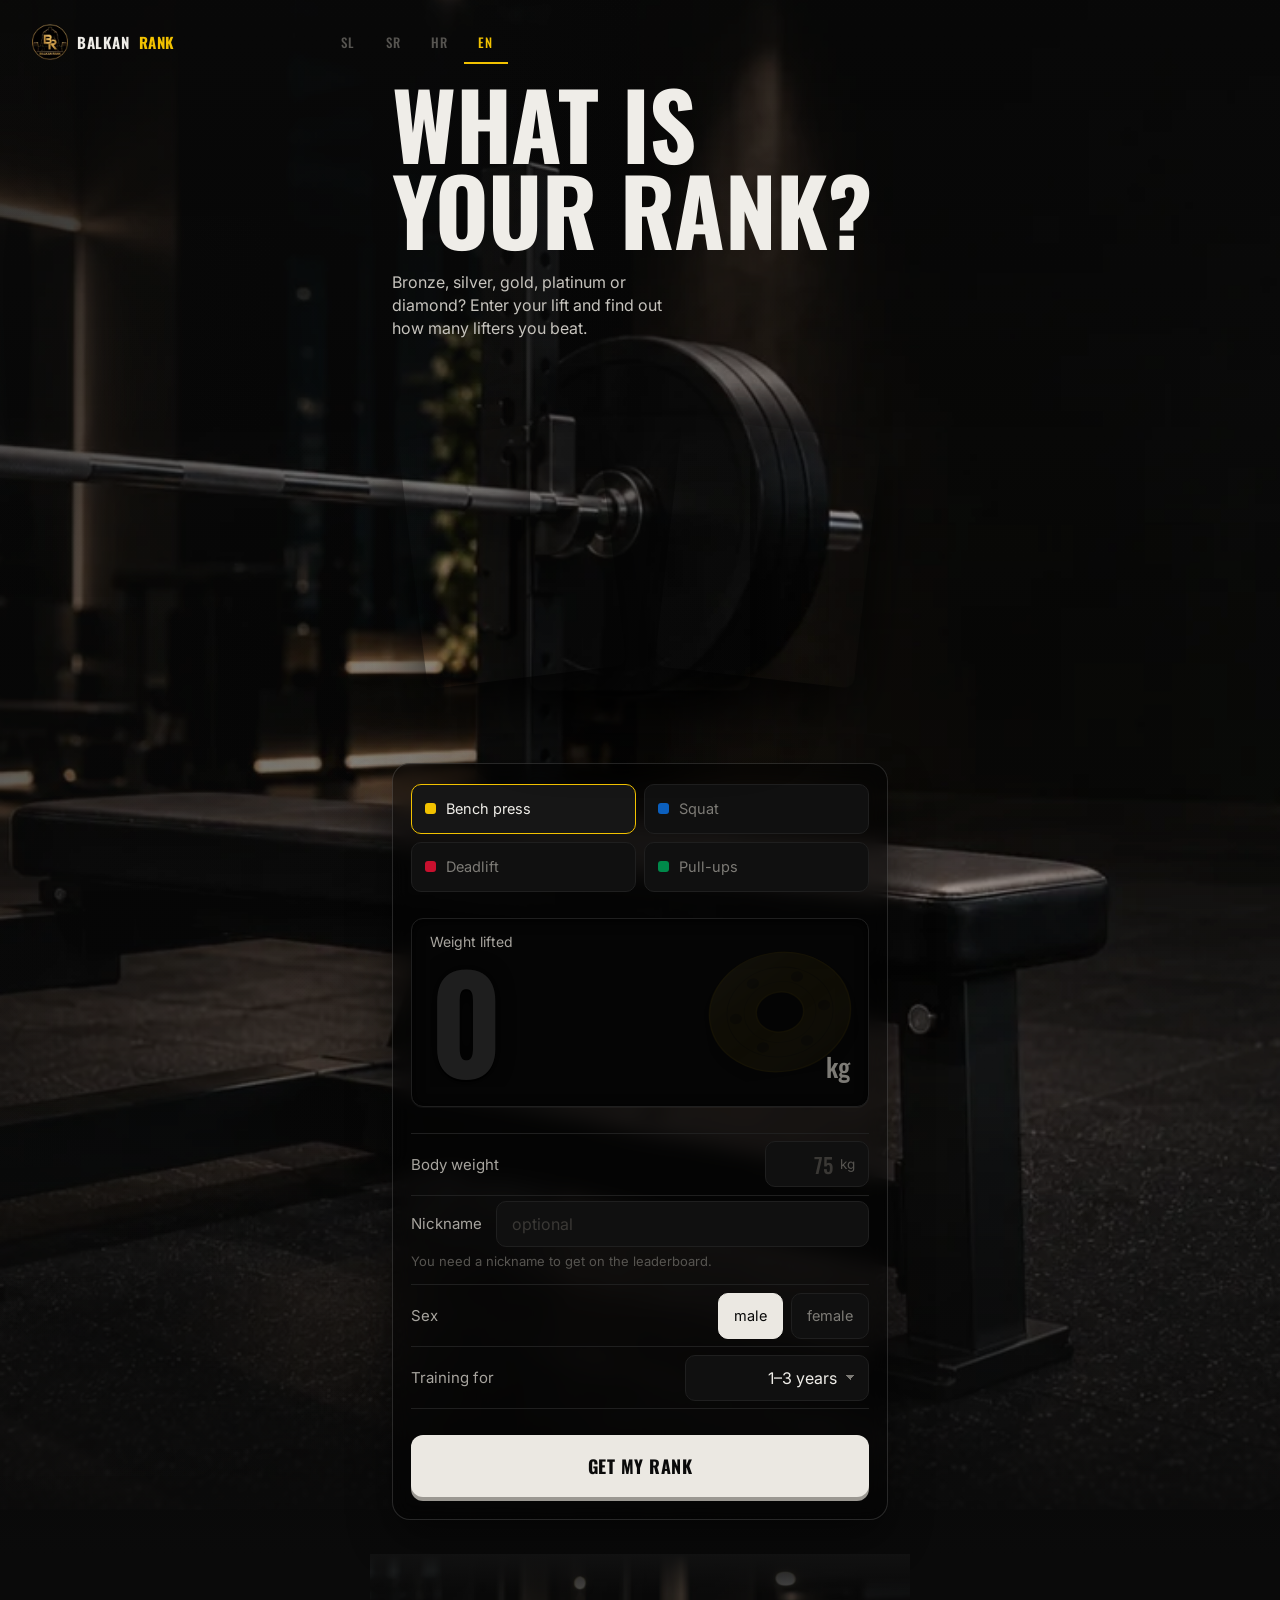
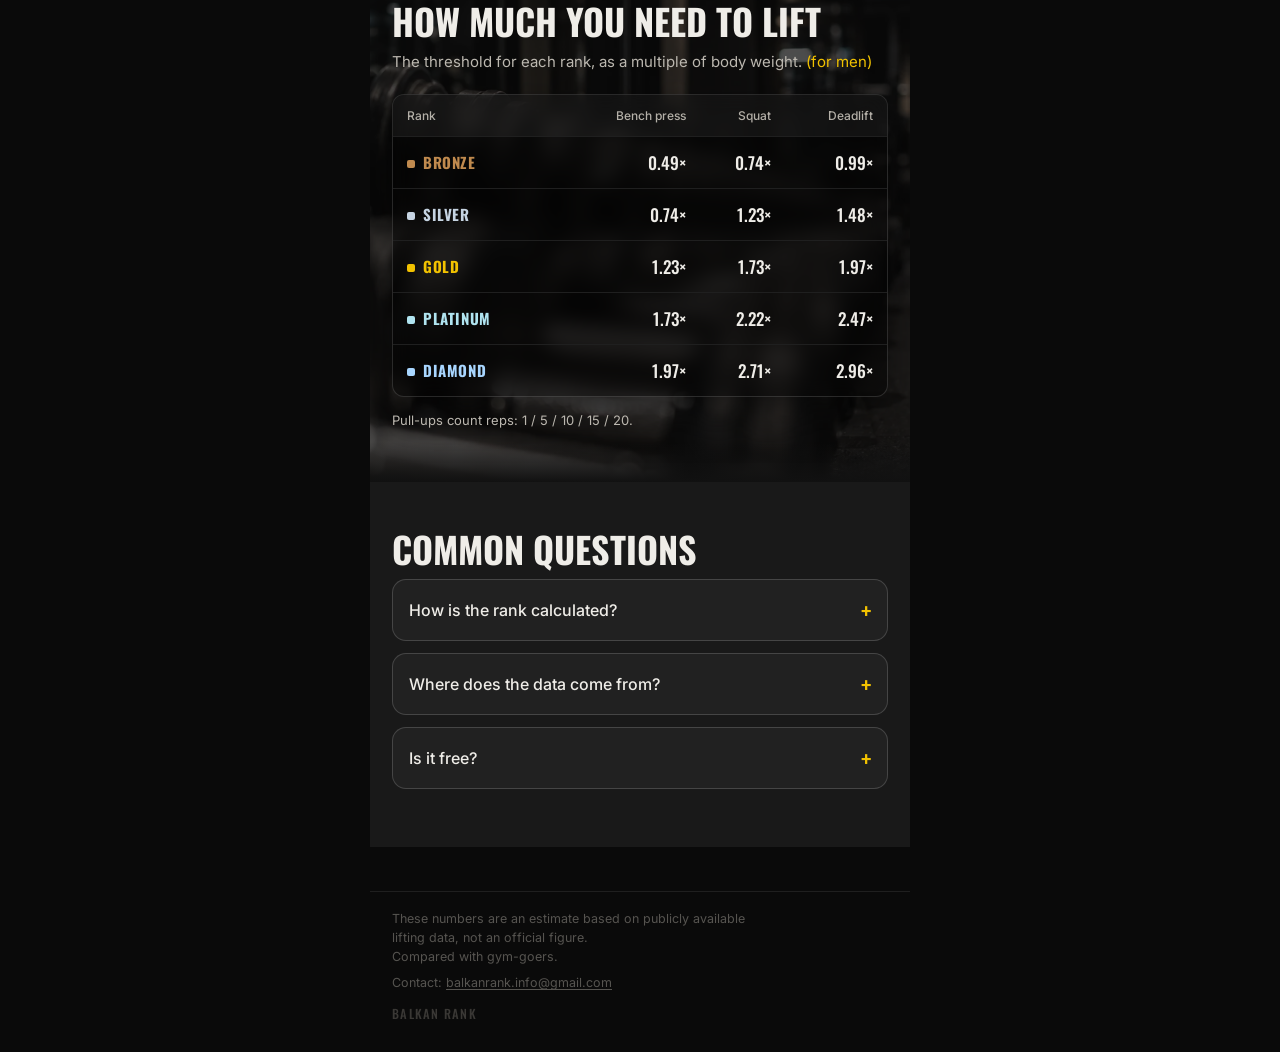
<file: index.html>
<!DOCTYPE html>
<html lang="sl" data-dvig="bench">
<head>
<meta charset="utf-8">
<meta name="viewport" content="width=device-width, initial-scale=1, viewport-fit=cover">
<title>Balkan Rank</title>
<meta name="description" content="Vpiši svoj maksimalni dvig in telesno težo. Dobiš svoj rang in kartico za objavo.">
<meta name="theme-color" content="#0a0a0a">
<link rel="icon" href="data:image/svg+xml,<svg xmlns='http://www.w3.org/2000/svg' viewBox='0 0 32 32'><circle cx='16' cy='16' r='15' fill='%230a0a0a'/><circle cx='16' cy='16' r='10' fill='none' stroke='%23f2c200' stroke-width='5'/></svg>">

<meta property="og:title" content="Balkan Rank">
<meta property="og:description" content="Kakšen je tvoj rang? Dve številki, pet sekund.">
<meta property="og:type" content="website">

<link rel="preconnect" href="https://fonts.googleapis.com">
<link rel="preconnect" href="https://fonts.gstatic.com" crossorigin>
<link href="https://fonts.googleapis.com/css2?family=Oswald:wght@500;700&family=Inter:wght@400;500&family=Poppins:wght@500;700&display=swap" rel="stylesheet">
<link rel="stylesheet" href="stil.css?v=29">

<script type="application/ld+json">
{
  "@context": "https://schema.org",
  "@type": "WebApplication",
  "name": "Balkan Rank",
  "inLanguage": ["sl", "sr", "hr", "en"],
  "applicationCategory": "HealthApplication",
  "operatingSystem": "Vsi brskalniki",
  "browserRequirements": "Zahteva JavaScript za izračun in izris kartice.",
  "description": "Vpišeš dvignjeno težo in telesno težo, izračuna se ti rang od brona do diamanta in odstotek, ter dobiš kartico za objavo. Brez računa in brez prijave.",
  "featureList": [
    "Izračun ranga za bench press, počep, mrtvi dvig in zgibe",
    "Odstotek glede na javno dostopne standarde moči",
    "Kartica v pokončni in ležeči obliki za prenos",
    "Slovenščina, srbščina, hrvaščina in angleščina"
  ],
  "offers": {
    "@type": "Offer",
    "price": "0",
    "priceCurrency": "EUR"
  }
}
</script>

<script type="application/ld+json">
{
  "@context": "https://schema.org",
  "@type": "FAQPage",
  "inLanguage": "sl",
  "mainEntity": [
    {
      "@type": "Question",
      "name": "Kako se izračuna rang?",
      "acceptedAnswer": {
        "@type": "Answer",
        "text": "Dvignjeno težo delimo s tvojo telesno težo, pri zgibih štejemo ponovitve. Rang je najvišja stopnja, katere mejo rezultat doseže. Odstotek se med dvema mejama linearno interpolira in je omejen na 1–99."
      }
    },
    {
      "@type": "Question",
      "name": "Od kod podatki?",
      "acceptedAnswer": {
        "@type": "Answer",
        "text": "Meje so postavljene po javno dostopnih podatkih o standardih moči, ne po meritvah obiskovalcev te strani. So ocena, ne uradni podatek."
      }
    },
    {
      "@type": "Question",
      "name": "Ali je brezplačno?",
      "acceptedAnswer": {
        "@type": "Answer",
        "text": "Da. E-naslov vpišeš samo ob prenosu kartice in se shrani skupaj z rangom in dvigom. Vzdevek je neobvezen; kdor ga vpiše, je z njim viden na lestvici."
      }
    }
  ]
}
</script>
</head>
<body>

<header class="glava" id="glava">
  <div class="glava-vsebina">
    <div class="znamka">
      <picture class="znak">
        <source srcset="slike/znak.webp" type="image/webp">
        <img src="slike/znak.png" alt="" width="96" height="96">
      </picture>
      BALKAN<span>RANK</span>
    </div>
    <!-- gumbi se izrišejo iz BR_SEZNAM_JEZIKOV -->
    <nav class="jezik" id="jezik-izbira" aria-label="Jezik / Language"><button type="button" class="jezik-gumb aktiven" data-jezik="sl" aria-label="Slovenščina" title="Slovenščina">SL</button><button type="button" class="jezik-gumb" data-jezik="sr" aria-label="Srpski" title="Srpski">SR</button><button type="button" class="jezik-gumb" data-jezik="hr" aria-label="Hrvatski" title="Hrvatski">HR</button><button type="button" class="jezik-gumb" data-jezik="en" aria-label="English" title="English">EN</button></nav>
    <button type="button" class="glava-cta" id="glava-cta" data-t="g_cta">Izračunaj</button>
  </div>
</header>

<main>

  <!-- naslov in obrazec na fotografiji telovadnice -->
  <section class="vrh">
    <picture class="vrh-slika" aria-hidden="true">
      <source srcset="slike/gym-bench.webp" type="image/webp">
      <img src="slike/gym-bench.jpg" alt="">
    </picture>
    <div class="vrh-tanca" aria-hidden="true"></div>

    <div class="vrh-vsebina">

    <div class="pristanek">
      <h1 data-t="naslov">Kakšen je tvoj rang?</h1>
      <p class="podnapis" data-t="podnapis">Bron, srebro, zlato, platina ali diamant? Vpiši svoj dvig in izvedi, koliko dvigalcev premagaš.</p>
    </div>

    <!-- kartice se rišejo v canvas, da so v izbranem jeziku -->
    <div class="kup" id="kup" aria-hidden="true">
      <div class="kup-mesto kup-levo"><div class="kup-lebdi"><canvas width="720" height="900"></canvas></div></div>
      <div class="kup-mesto kup-sredina"><div class="kup-lebdi"><canvas width="720" height="900"></canvas></div></div>
      <div class="kup-mesto kup-desno"><div class="kup-lebdi"><canvas width="720" height="900"></canvas></div></div>
    </div>

    <!-- kratka lestvica: prvih pet; skrita, dokler na lestvici ni deset vnosov -->
    <section class="kratka plosca-steklo" id="kratka" aria-labelledby="kratka-naslov" hidden>
      <h2 class="kratka-naslov" id="kratka-naslov" data-t="kr_naslov">Najmočnejši</h2>
      <div class="kratka-telo" id="kratka-telo">
        <p class="kratka-kaj" id="kratka-kaj"></p>
        <ol class="kratka-seznam" id="kratka-seznam"></ol>
      </div>
      <button type="button" class="kratka-gumb" id="kratka-gumb" data-t="kr_gumb">Prikaži celotno lestvico</button>
    </section>

  <form id="obrazec" class="obrazec plosca-steklo" novalidate>

    <!-- izbira dviga: barve tekmovalnih plošč -->
    <fieldset class="dvigi">
      <legend class="sr-only" data-t="dvig">Dvig</legend>
      <label class="ploscica">
        <input type="radio" name="dvig" value="bench" checked>
        <span><i class="pika" aria-hidden="true"></i><em data-t="dvig_bench">Bench press</em></span>
      </label>
      <label class="ploscica">
        <input type="radio" name="dvig" value="pocep">
        <span><i class="pika" aria-hidden="true"></i><em data-t="dvig_pocep">Počep</em></span>
      </label>
      <label class="ploscica">
        <input type="radio" name="dvig" value="mrtvi">
        <span><i class="pika" aria-hidden="true"></i><em data-t="dvig_mrtvi">Mrtvi dvig</em></span>
      </label>
      <label class="ploscica">
        <input type="radio" name="dvig" value="zgibi">
        <span><i class="pika" aria-hidden="true"></i><em data-t="dvig_zgibi">Zgibi</em></span>
      </label>
    </fieldset>

    <!-- glavno polje: številka na utežni plošči -->
    <div class="plosca" id="plosca">

      <svg class="utez" viewBox="0 0 320 320" aria-hidden="true" focusable="false">
        <defs>
          <filter id="u-senca" x="-35%" y="-35%" width="170%" height="170%">
            <feGaussianBlur stdDeviation="12"/>
          </filter>
          <linearGradient id="u-odsev" x1="0.08" y1="0" x2="0.72" y2="1">
            <stop offset="0" stop-color="#fff" stop-opacity="0.30"/>
            <stop offset="0.34" stop-color="#fff" stop-opacity="0.07"/>
            <stop offset="0.62" stop-color="#fff" stop-opacity="0"/>
            <stop offset="1" stop-color="#000" stop-opacity="0.35"/>
          </linearGradient>
          <mask id="u-obroc">
            <circle cx="160" cy="160" r="150" fill="#fff"/>
            <circle cx="160" cy="160" r="50" fill="#000"/>
          </mask>
        </defs>

        <circle cx="160" cy="182" r="148" fill="#000" opacity="0.9" filter="url(#u-senca)"/>

        <g mask="url(#u-obroc)">
          <circle class="u-telo" cx="160" cy="160" r="150"/>
          <g class="u-vrti">
            <circle cx="160" cy="160" r="112" fill="none" stroke="#000" stroke-opacity="0.38" stroke-width="2"/>
            <circle cx="160" cy="160" r="76" fill="none" stroke="#000" stroke-opacity="0.26" stroke-width="2"/>
            <circle cx="254" cy="160" r="13" fill="#000" fill-opacity="0.45"/>
            <circle cx="207" cy="241" r="13" fill="#000" fill-opacity="0.45"/>
            <circle cx="113" cy="241" r="13" fill="#000" fill-opacity="0.45"/>
            <circle cx="66"  cy="160" r="13" fill="#000" fill-opacity="0.45"/>
            <circle cx="113" cy="79"  r="13" fill="#000" fill-opacity="0.45"/>
            <circle cx="207" cy="79"  r="13" fill="#000" fill-opacity="0.45"/>
          </g>
          <circle cx="160" cy="160" r="150" fill="url(#u-odsev)"/>
        </g>

        <circle class="u-rob" cx="160" cy="160" r="149" fill="none"/>
        <circle class="u-rob" cx="160" cy="160" r="50" fill="none"/>
      </svg>

      <label for="kolicina" class="plosca-oznaka" id="oznaka-kolicina" data-t="kolicina_kg">Dvignjena teža</label>
      <div class="plosca-vrstica">
        <input type="number" id="kolicina" name="kolicina" inputmode="decimal"
               min="1" max="500" step="0.5" placeholder="0" autocomplete="off" required>
        <span class="plosca-enota" id="enota-kolicina" data-t="enota_kg">kg</span>
      </div>
    </div>

    <!-- tiho okoli: oznaka levo, vnos desno -->
    <div class="vrstice">

      <div class="vrstica">
        <label for="teza" data-t="teza">Telesna teža</label>
        <div class="desno">
          <span class="polje-okvir">
            <input type="number" id="teza" name="teza" inputmode="decimal"
                   min="30" max="250" step="0.5" data-t-namig="namig_teza" placeholder="75" autocomplete="off" required>
            <span class="enota" data-t="enota_kg">kg</span>
          </span>
        </div>
      </div>

      <div class="vrstica vrstica-vzdevek">
        <label for="vzdevek" data-t="vzdevek">Vzdevek</label>
        <div class="desno">
          <span class="polje-okvir sirok">
            <input type="text" id="vzdevek" name="vzdevek" maxlength="20"
                   autocomplete="nickname" spellcheck="false"
                   data-t-namig="namig_vzdevek" placeholder="neobvezno">
          </span>
        </div>
      </div>
      <p class="vrstica-opomba" data-t="vzdevek_opomba">Vzdevek potrebuješ, da se uvrstiš na lestvico.</p>

      <div class="vrstica">
        <span class="oznaka" id="oznaka-spol" data-t="spol">Spol</span>
        <div class="desno" role="radiogroup" aria-labelledby="oznaka-spol">
          <label class="preklop">
            <input type="radio" name="spol" value="m" checked>
            <span data-t="spol_m">moški</span>
          </label>
          <label class="preklop">
            <input type="radio" name="spol" value="z">
            <span data-t="spol_z">ženska</span>
          </label>
        </div>
      </div>

      <div class="vrstica">
        <label for="trajanje" data-t="trajanje">Treniram</label>
        <div class="desno">
          <span class="polje-okvir">
            <select id="trajanje" name="trajanje">
              <option value="pod6m" data-t="trajanje_pod6m">manj kot 6 mesecev</option>
              <option value="6-12m" data-t="trajanje_6_12m">6–12 mesecev</option>
              <option value="1-3l" selected data-t="trajanje_1_3l">1–3 leta</option>
              <option value="3-5l" data-t="trajanje_3_5l">3–5 let</option>
              <option value="nad5l" data-t="trajanje_nad5l">več kot 5 let</option>
            </select>
          </span>
        </div>
      </div>

    </div>

    <p class="napaka" id="napaka" role="alert" hidden></p>

    <button type="submit" class="glavni-gumb" data-t="izracunaj">Izračunaj rang</button>
  </form>

    </div>
  </section>

  <section id="rezultat" class="rezultat" hidden aria-live="polite"></section>

  <!-- lestvica mej -->
  <section class="razdelek razdelek-s-sliko razkrij" id="lestvica">
    <picture class="razdelek-slika" aria-hidden="true">
      <source srcset="slike/gym-rocke.webp" type="image/webp">
      <img src="slike/gym-rocke.jpg" alt="" loading="lazy" decoding="async">
    </picture>
    <div class="razdelek-tanca" aria-hidden="true"></div>

    <h2 data-t="l_naslov">Koliko moraš dvigniti</h2>
    <p class="razdelek-opis">
      <span data-t="l_opis">Meja za vsak rang, kot večkratnik telesne teže.</span>
      <span class="lestvica-spol" id="lestvica-spol"> (za moške)</span>
    </p>
    <!-- izhodiščna vsebina za moške; skript jo prepiše ob menjavi spola ali jezika -->
    <div class="tabela-ovoj plosca-steklo">
      <table class="lestvica-tabela" id="lestvica-tabela">
        <thead>
          <tr><th>Rang</th><th>Bench press</th><th>Počep</th><th>Mrtvi dvig</th></tr>
        </thead>
        <tbody>
          <tr style="--rang-barva:#c08a4e"><th scope="row"><span class="pika-rang"></span>BRON</th><td>0.50×</td><td>0.75×</td><td>1.00×</td></tr>
          <tr style="--rang-barva:#c6d4e2"><th scope="row"><span class="pika-rang"></span>SREBRO</th><td>0.75×</td><td>1.25×</td><td>1.50×</td></tr>
          <tr style="--rang-barva:#f2c200"><th scope="row"><span class="pika-rang"></span>ZLATO</th><td>1.25×</td><td>1.75×</td><td>2.00×</td></tr>
          <tr style="--rang-barva:#b0e4f0"><th scope="row"><span class="pika-rang"></span>PLATINA</th><td>1.75×</td><td>2.25×</td><td>2.50×</td></tr>
          <tr style="--rang-barva:#a8d6ff"><th scope="row"><span class="pika-rang"></span>DIAMANT</th><td>2.00×</td><td>2.75×</td><td>3.00×</td></tr>
        </tbody>
      </table>
    </div>
    <p class="razdelek-opomba" id="lestvica-opomba">Pri zgibih štejejo ponovitve: 1 / 5 / 10 / 15 / 20.</p>
  </section>

  <!-- lestvica ljudi; skrita, dokler na njej ni vsaj deset vnosov,
       zato je vsebina v celoti iz skripta -->
  <section class="razdelek razkrij" id="razvrstitev" hidden>
    <h2 data-t="r_naslov">Lestvica</h2>
    <p class="razdelek-opis">
      <span id="razvrstitev-opis">Najboljših dvajset po razmerju do telesne teže.</span>
      <span class="lestvica-spol" id="razvrstitev-kaj"></span>
    </p>
    <div class="tabela-ovoj">
      <table class="lestvica-tabela razvrstitev-tabela" id="razvrstitev-tabela"></table>
    </div>
    <p class="razdelek-opomba" id="razvrstitev-opomba" data-t="r_opomba">Na lestvico prideš z vzdevkom v obrazcu. Prikazani so vzdevek, telesna teža, razmerje in rang — nič drugega.</p>
  </section>

  <!-- pogosta vprašanja -->
  <section class="razdelek razkrij" id="vprasanja">
    <h2 data-t="v_naslov">Pogosta vprašanja</h2>
    <details class="vprasanje">
      <summary data-t="v1_q">Kako se izračuna rang?</summary>
      <p data-t="v1_a">Dvignjeno težo delimo s tvojo telesno težo, pri zgibih štejemo ponovitve. Rang je najvišja stopnja, katere mejo rezultat doseže. Odstotek se med dvema mejama linearno interpolira in je omejen na 1–99.</p>
    </details>
    <details class="vprasanje">
      <summary data-t="v2_q">Od kod podatki?</summary>
      <p data-t="v2_a">Meje so postavljene po javno dostopnih podatkih o standardih moči, ne po meritvah obiskovalcev te strani. So ocena, ne uradni podatek.</p>
    </details>
    <details class="vprasanje">
      <summary data-t="v3_q">Ali je brezplačno?</summary>
      <p data-t="v3_a">Da. E-naslov vpišeš samo ob prenosu kartice in se shrani skupaj z rangom in dvigom. Vzdevek je neobvezen; kdor ga vpiše, je z njim viden na lestvici.</p>
    </details>
  </section>

</main>

<footer class="noga">
  <p data-t="opozorilo">Številke so ocena na podlagi javno dostopnih podatkov o dvigih, ne uradni podatek.</p>
  <p data-t="primerjava">Primerjava z obiskovalci fitnesa.</p>
  <p class="noga-kontakt"><span data-t="kontakt">Kontakt:</span> <a href="mailto:balkanrank.info@gmail.com">balkanrank.info@gmail.com</a></p>
  <p class="noga-znamka">BALKAN RANK</p>
</footer>

<script src="config.js?v=29"></script>
<script src="jeziki.js?v=29"></script>
<script src="baza.js?v=29"></script>
<script src="izracun.js?v=29"></script>
<script src="logo.js?v=29"></script>
<script src="kartica.js?v=29"></script>
<script src="app.js?v=29"></script>
</body>
</html>
</file>
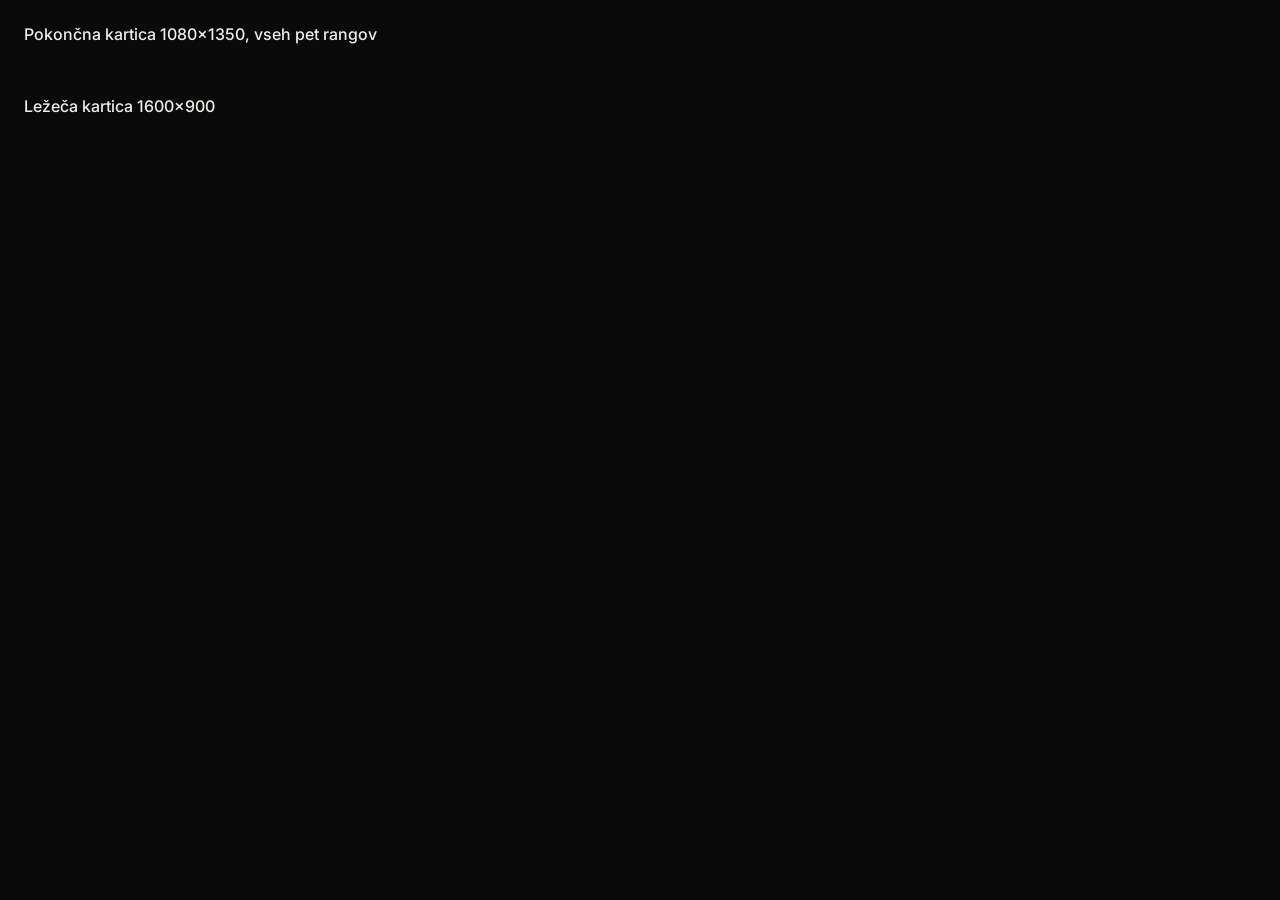
<file: pregled.html>
﻿<!DOCTYPE html>
<html lang="sl">
<head>
<meta charset="utf-8">
<meta name="viewport" content="width=device-width, initial-scale=1">
<title>Balkan Rank — pregled kartic</title>
<link rel="preconnect" href="https://fonts.googleapis.com">
<link rel="preconnect" href="https://fonts.gstatic.com" crossorigin>
<link href="https://fonts.googleapis.com/css2?family=Oswald:wght@400;500;700&family=Inter:wght@400;500&family=Poppins:wght@500;700&display=swap" rel="stylesheet">
<style>
  body { margin: 0; padding: 24px; background: #0a0a0a; color: #efede8;
         font-family: Inter, system-ui, sans-serif; }
  h1 { font-size: 16px; font-weight: 500; margin: 0 0 18px; }
  .mreza { display: grid; grid-template-columns: repeat(auto-fit, minmax(300px, 1fr)); gap: 18px; max-width: 1700px; }
  .lezece { grid-template-columns: repeat(auto-fit, minmax(460px, 1fr)); }
  canvas { width: 100%; height: auto; display: block; border-radius: 6px; }
</style>
</head>
<body>
<h1>Pokončna kartica 1080×1350, vseh pet rangov</h1>
<div class="mreza" id="mreza"></div>

<h1 style="margin-top:34px">Ležeča kartica 1600×900</h1>
<div class="mreza lezece" id="mreza-lezece"></div>

<script src="izracun.js"></script>
<script src="logo.js"></script>
<script src="kartica.js"></script>
<script>
(function () {
  /* vrednosti pridejo iz pravega izracuna, da pregled kaze iste stevilke kot stran */
  var primeri = [
    { spol: 'm', dvig: 'bench', kolicina: 45,  teza: 75 },
    { spol: 'm', dvig: 'bench', kolicina: 80,  teza: 75 },
    { spol: 'm', dvig: 'pocep', kolicina: 160, teza: 88 },
    { spol: 'm', dvig: 'mrtvi', kolicina: 220, teza: 88 },
    { spol: 'm', dvig: 'zgibi', kolicina: 22,  teza: 78 }
  ];

  BRKartica.pripravi().then(function () {
    var mreza = document.getElementById('mreza');
    var mrezaL = document.getElementById('mreza-lezece');

    primeri.forEach(function (p) {
      var izid = BR.izracunaj({ spol: p.spol, dvig: p.dvig, kolicina: p.kolicina, telesna_teza: p.teza });
      var zgibi = p.dvig === 'zgibi';
      var c = document.createElement('canvas');
      mreza.appendChild(c);
      var podatki = {
        rang: izid.rang,
        rang_ime: izid.rang,
        dvig: p.dvig,
        kolicina: p.kolicina,
        enota: zgibi ? '×' : 'KG',
        odstotek: izid.odstotek,
        teza_kategorija: 'DO ' + (Math.ceil(p.teza / 5) * 5) + ' KG'
      };
      BRKartica.pokoncna(c, podatki);

      var cl = document.createElement('canvas');
      mrezaL.appendChild(cl);
      BRKartica.lezeca(cl, podatki);
    });
  });
})();
</script>
</body>
</html>
</file>
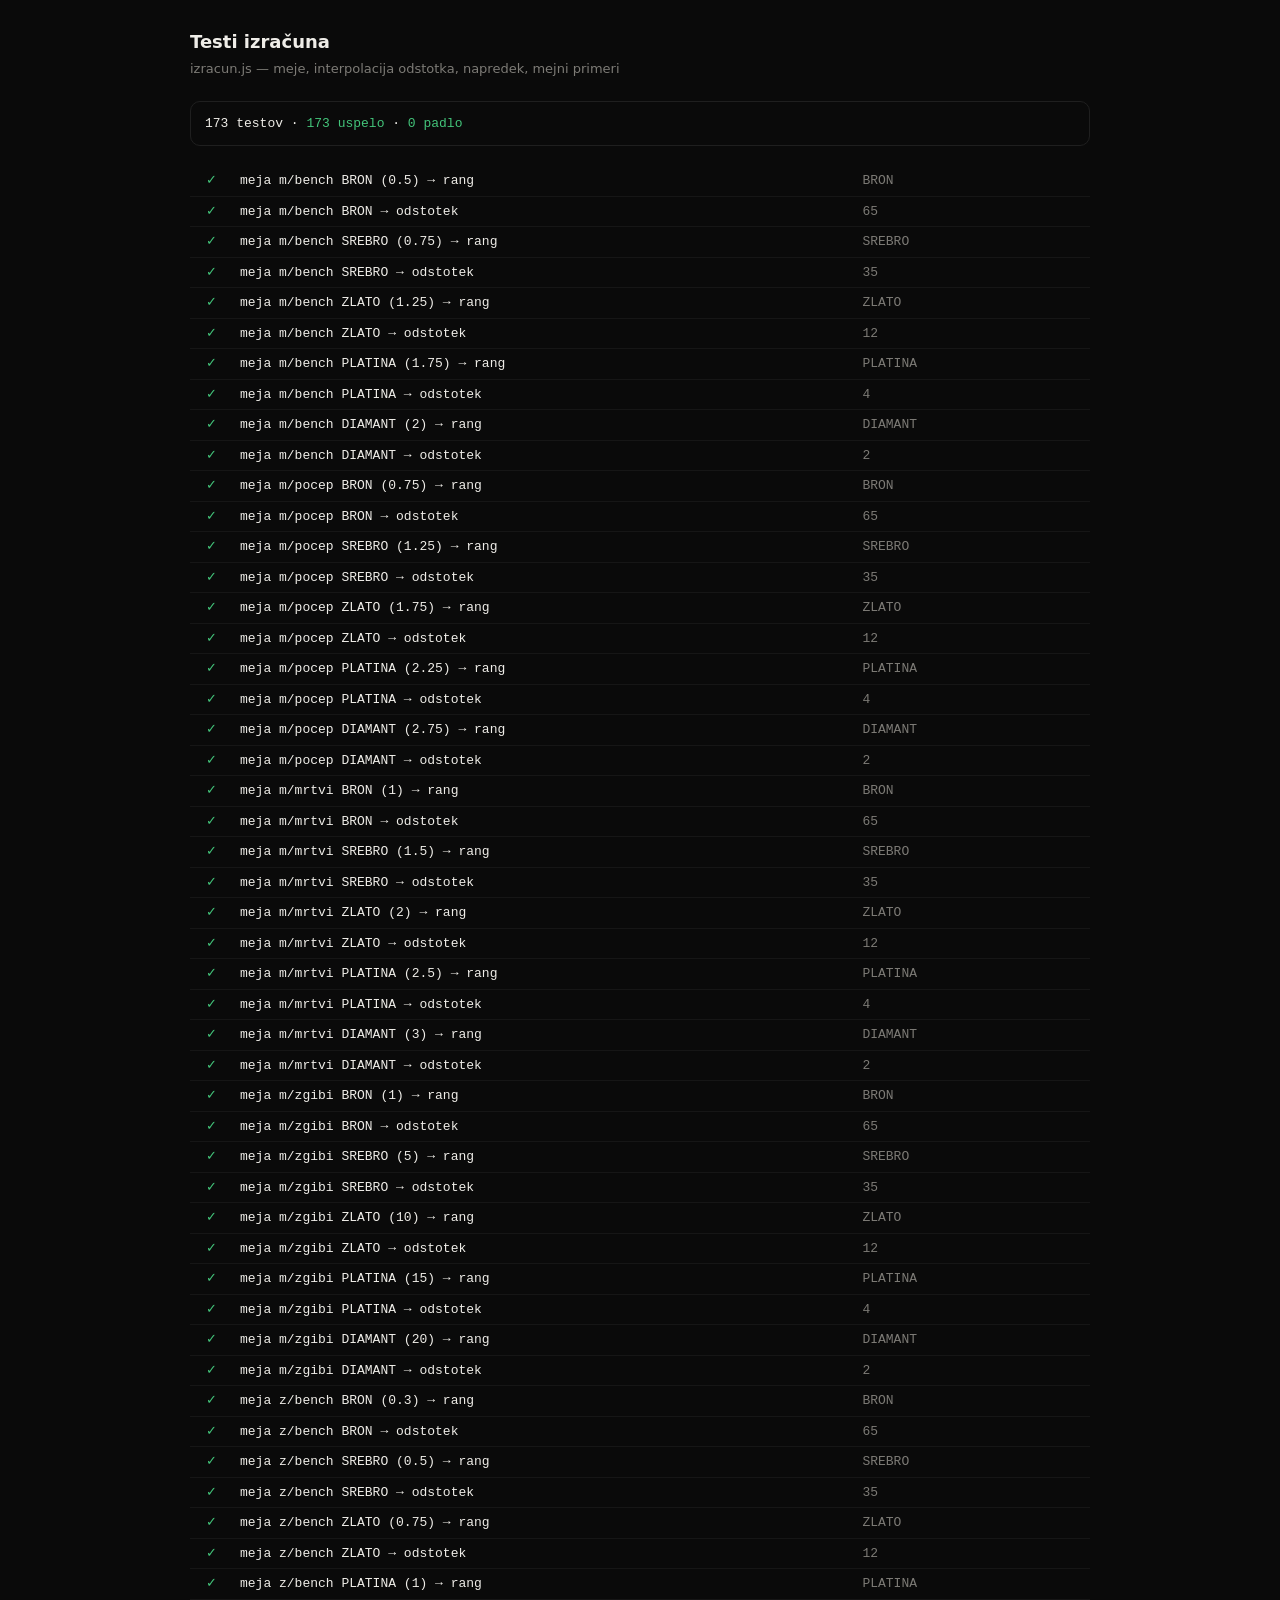
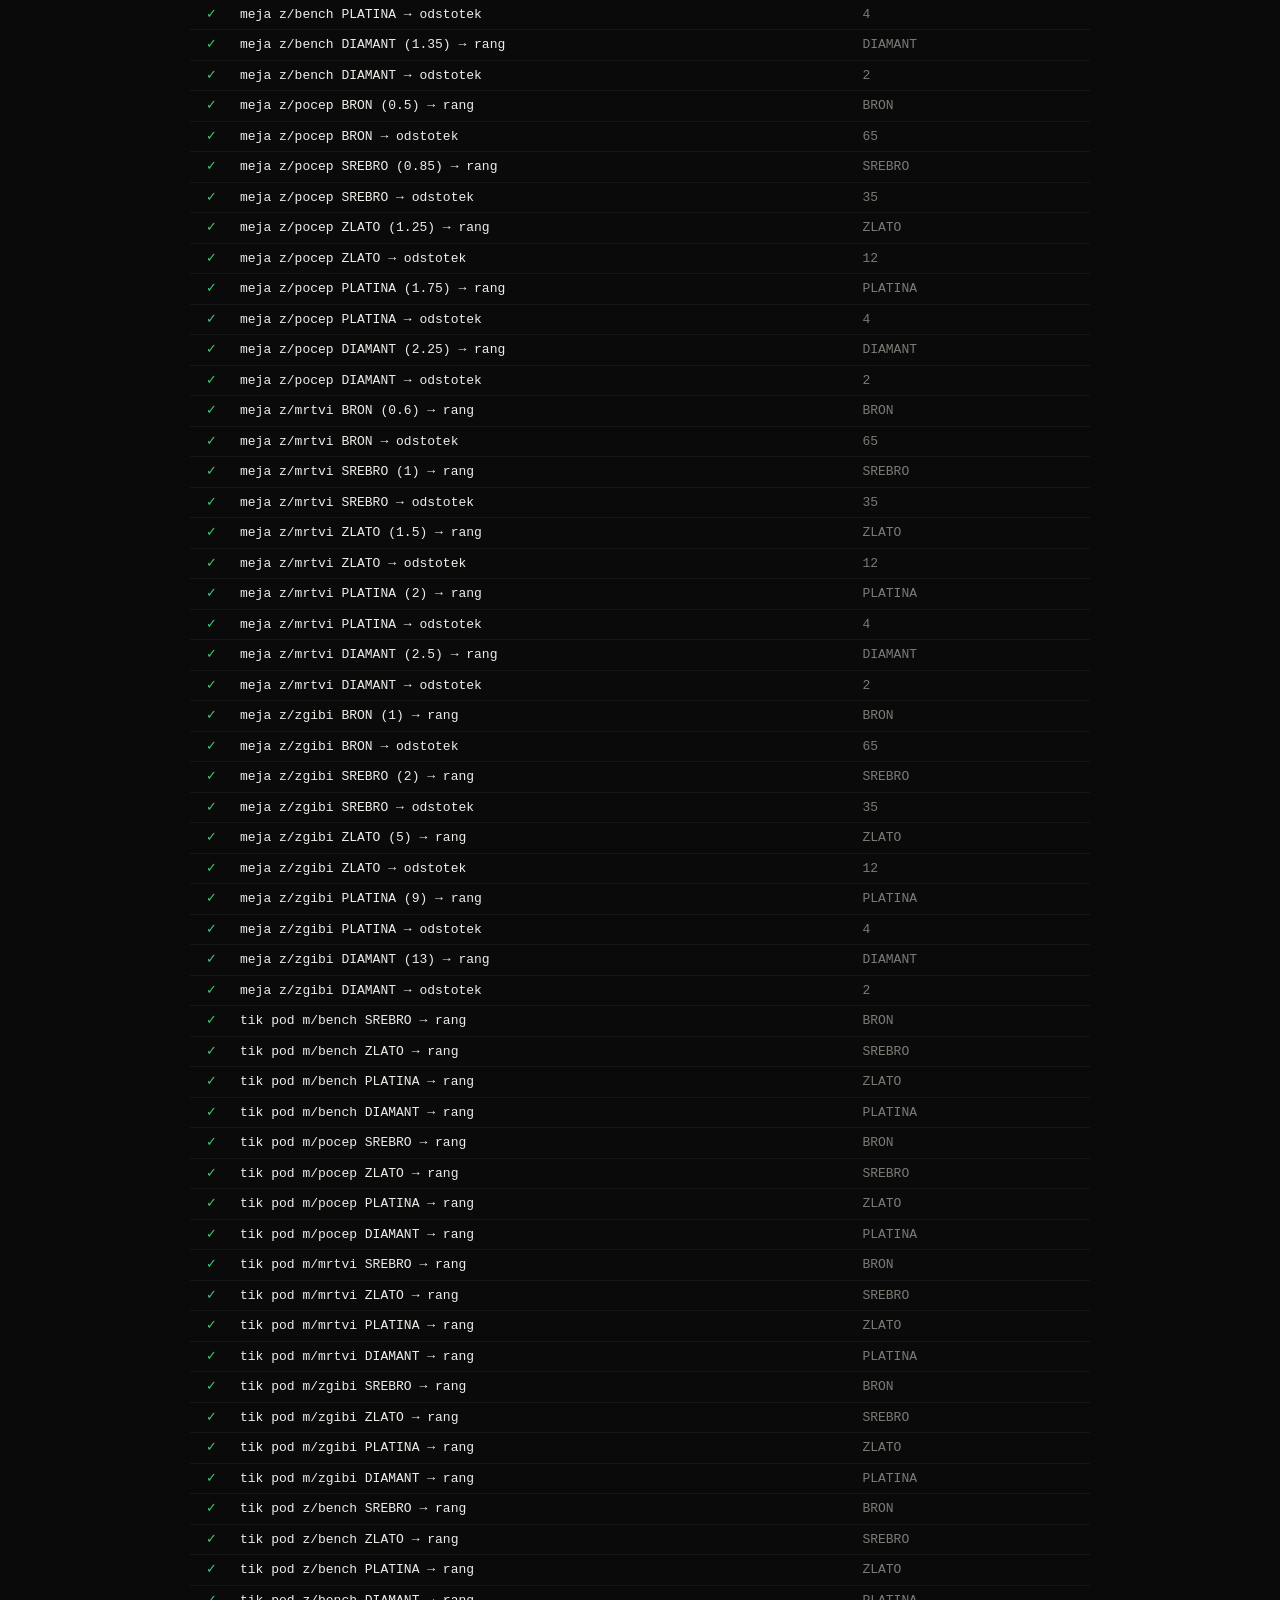
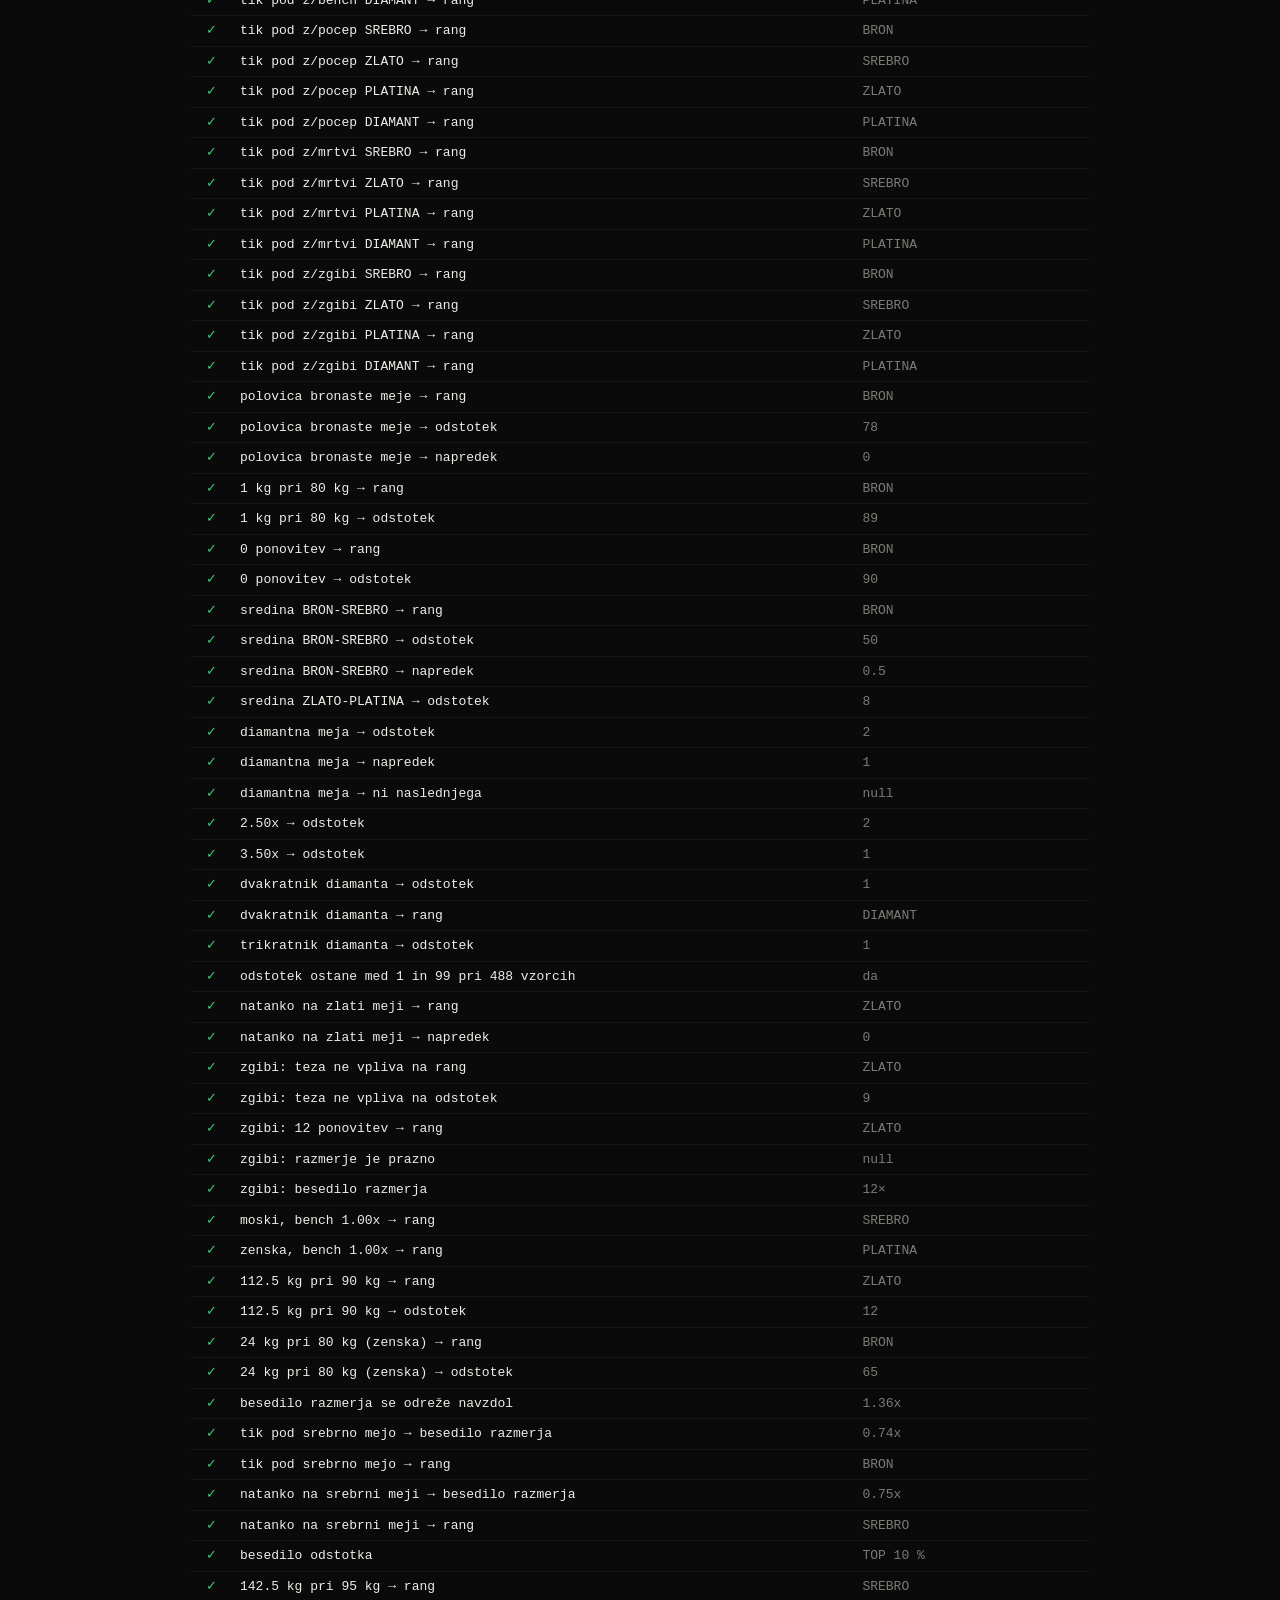
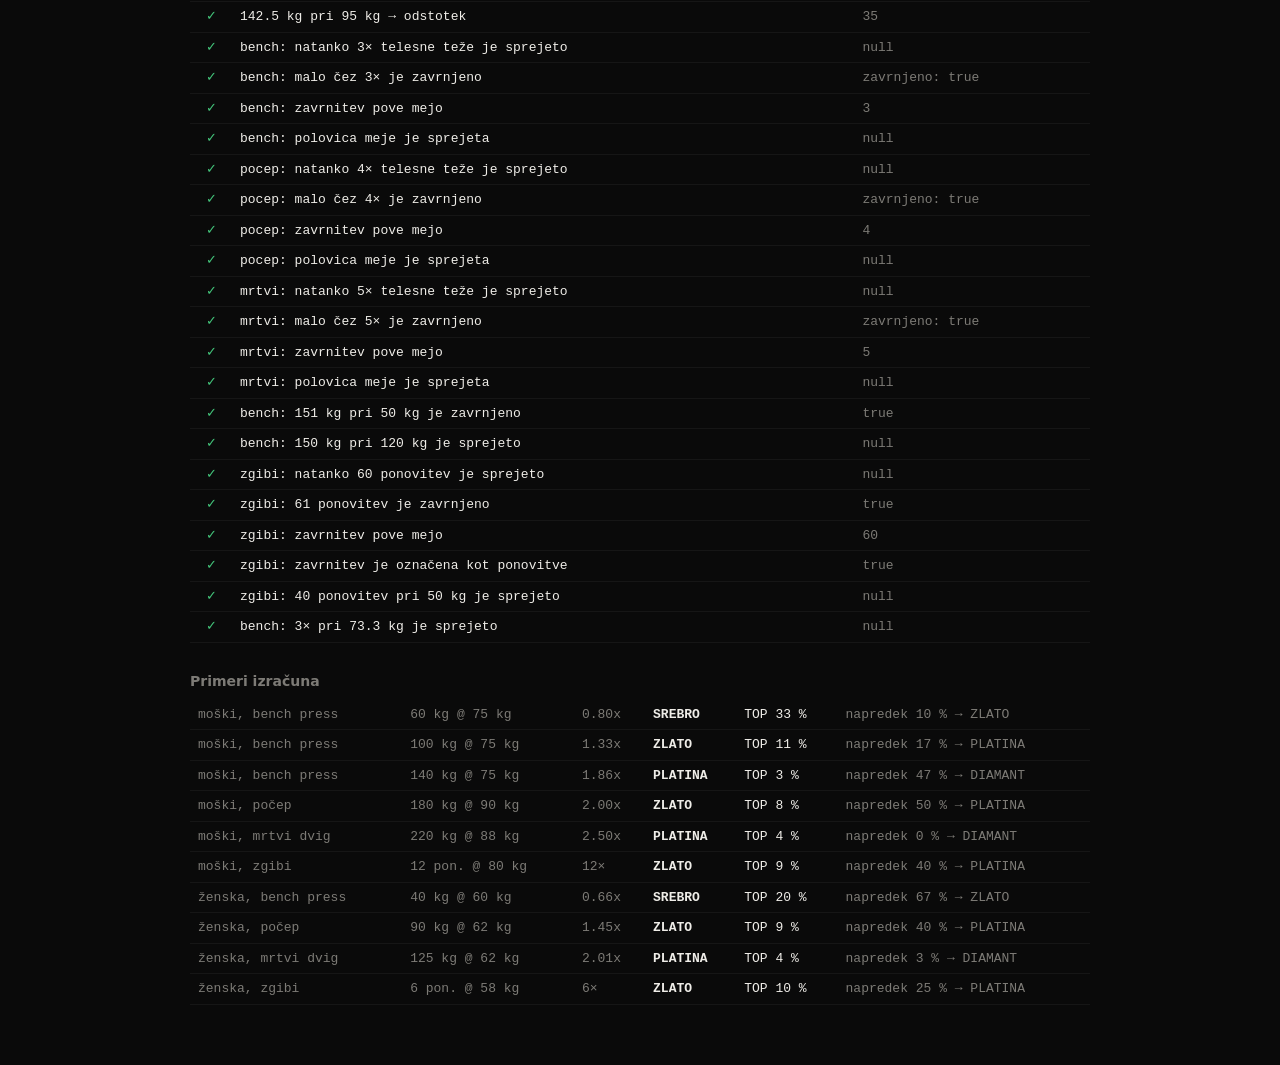
<file: testi.html>
<!DOCTYPE html>
<html lang="sl">
<head>
<meta charset="utf-8">
<meta name="viewport" content="width=device-width, initial-scale=1">
<title>Balkan Rank — testi izračuna</title>
<style>
  body { margin: 0; padding: 28px 20px 60px; background: #0a0a0a; color: #efede8;
         font-family: ui-monospace, Menlo, Consolas, monospace; font-size: 13px; line-height: 1.5; }
  .ovoj { max-width: 900px; margin: 0 auto; }
  h1 { font-size: 18px; margin: 0 0 4px; font-family: system-ui, sans-serif; }
  .pod { color: #7d7b76; margin: 0 0 22px; font-family: system-ui, sans-serif; }
  .povzetek { padding: 12px 14px; border: 1px solid #1f1f1f; border-radius: 10px; margin-bottom: 20px; }
  .ok { color: #43c47a; } .ni { color: #ff5a4d; }
  table { width: 100%; border-collapse: collapse; }
  td { padding: 5px 8px; border-bottom: 1px solid #161616; vertical-align: top; }
  td.z { width: 26px; text-align: center; }
  td.v { color: #7d7b76; white-space: nowrap; }
  tr.pade td { background: #1a0d0c; }
  h2 { font-size: 14px; margin: 28px 0 8px; font-family: system-ui, sans-serif; color: #7d7b76; }
</style>
</head>
<body>
<div class="ovoj">
  <h1>Testi izračuna</h1>
  <p class="pod">izracun.js — meje, interpolacija odstotka, napredek, mejni primeri</p>
  <div class="povzetek" id="povzetek">teče…</div>
  <table id="izpis"></table>

  <h2>Primeri izračuna</h2>
  <table id="primeri"></table>
</div>

<script src="izracun.js"></script>
<script src="testi.js"></script>
<script>
(function () {
  var izidi = TESTI.pozeni();
  var pade = izidi.filter(function (i) { return !i.ok; });

  document.getElementById('povzetek').innerHTML =
    izidi.length + ' testov · <span class="ok">' + (izidi.length - pade.length) + ' uspelo</span> · ' +
    (pade.length ? '<span class="ni">' + pade.length + ' padlo</span>' : '<span class="ok">0 padlo</span>');

  document.getElementById('izpis').innerHTML = izidi.map(function (i) {
    return '<tr class="' + (i.ok ? '' : 'pade') + '">' +
      '<td class="z ' + (i.ok ? 'ok' : 'ni') + '">' + (i.ok ? '✓' : '✕') + '</td>' +
      '<td>' + i.ime + '</td>' +
      '<td class="v">' + i.dobil + (i.ok ? '' : ' (pričakovano ' + i.pricakoval + ')') + '</td></tr>';
  }).join('');

  var primeri = [
    ['m', 'bench', 60, 75], ['m', 'bench', 100, 75], ['m', 'bench', 140, 75],
    ['m', 'pocep', 180, 90], ['m', 'mrtvi', 220, 88], ['m', 'zgibi', 12, 80],
    ['z', 'bench', 40, 60], ['z', 'pocep', 90, 62], ['z', 'mrtvi', 125, 62], ['z', 'zgibi', 6, 58]
  ];
  var imena = { bench: 'bench press', pocep: 'počep', mrtvi: 'mrtvi dvig', zgibi: 'zgibi' };

  document.getElementById('primeri').innerHTML = primeri.map(function (p) {
    var x = BR.izracunaj({ spol: p[0], dvig: p[1], kolicina: p[2], telesna_teza: p[3] });
    var enota = p[1] === 'zgibi' ? ' pon.' : ' kg';
    return '<tr><td class="v">' + (p[0] === 'm' ? 'moški' : 'ženska') + ', ' + imena[p[1]] + '</td>' +
      '<td class="v">' + p[2] + enota + ' @ ' + p[3] + ' kg</td>' +
      '<td class="v">' + x.razmerje_besedilo + '</td>' +
      '<td><b>' + x.rang + '</b></td>' +
      '<td>' + x.odstotek_besedilo + '</td>' +
      '<td class="v">napredek ' + Math.round(x.napredek * 100) + ' % → ' + (x.naslednji || 'vrh') + '</td></tr>';
  }).join('');
})();
</script>
</body>
</html>
</file>
<file: stil.css>
/* Balkan Rank
   Barve so barve tekmovalnih plošč: 25 kg rdeča, 20 kg modra, 15 kg rumena, 10 kg zelena.
   Vsak dvig ima svojo. Ozadje je ravno in skoraj črno, brez sija.
   Drzna je ena stvar: številka na utežni plošči.
   Animacije so tri: preliv barve številke, poskok ob vpisu, posed gumba.
   Nič ob nalaganju, nič ob prehodu miške. */

:root {
  --crna: #0a0a0a;
  --plosca: #050505;
  --rob: #1f1f1f;
  --rob-mocan: #343434;
  --besedilo: #efede8;
  --tiho: #7d7b76;
  --tise: #565450;
  --kost: #ebe8e2;

  /* tekmovalne plošče */
  --p25: #c8102e;
  --p20: #0b5fbe;
  --p15: #f2c200;
  --p10: #00894a;

  --barva: var(--p15);
  --r-polje: 12px;
  --r-mala: 10px;
}

html[data-dvig="bench"] { --barva: var(--p15); }
html[data-dvig="pocep"] { --barva: var(--p20); }
html[data-dvig="mrtvi"] { --barva: var(--p25); }
html[data-dvig="zgibi"] { --barva: var(--p10); }

* { box-sizing: border-box; }

html, body {
  margin: 0;
  padding: 0;
  background: var(--crna);
  color: var(--besedilo);
  font-family: Inter, system-ui, -apple-system, "Segoe UI", sans-serif;
  font-weight: 400;
  font-size: 16px;
  -webkit-text-size-adjust: 100%;
}

body { min-height: 100dvh; display: flex; flex-direction: column; }

.sr-only {
  position: absolute; width: 1px; height: 1px;
  padding: 0; margin: -1px; overflow: hidden;
  clip: rect(0 0 0 0); white-space: nowrap; border: 0;
}

/* ---------- glava: ob drsenju se skrči v ozko plavajočo vrstico ---------- */

.glava {
  position: sticky;
  top: 0;
  z-index: 40;
  width: 100%;
  padding: 20px 0 0;
  transition: padding 0.25s ease, background 0.25s ease, box-shadow 0.25s ease;
}

.glava-vsebina {
  display: flex;
  align-items: center;
  justify-content: space-between;
  gap: 12px;
  max-width: 520px;
  width: 100%;
  margin: 0 auto;
  padding: 0 22px;
  transition: padding 0.25s ease;
}

.glava.skrcena {
  padding: 0;
  background: rgba(10, 10, 10, 0.82);
  backdrop-filter: blur(14px);
  -webkit-backdrop-filter: blur(14px);
  box-shadow: 0 1px 0 var(--rob);
}
.glava.skrcena .glava-vsebina { padding: 8px 16px; }
.glava.skrcena .znamka { font-size: 13px; }
.glava.skrcena .jezik { display: none; }
.glava.skrcena .glava-cta { display: block; }

/* gumb se pokaže šele v skrčeni glavi */
.glava-cta {
  display: none;
  font-family: Oswald, Inter, sans-serif;
  font-weight: 700;
  font-size: 13px;
  letter-spacing: 0.04em;
  text-transform: uppercase;
  min-height: 38px;
  padding: 0 16px;
  border: 0;
  border-radius: var(--r-mala);
  background: var(--kost);
  color: #0a0a0a;
  cursor: pointer;
}

.znamka {
  display: flex;
  align-items: center;
  gap: 9px;
  font-family: Oswald, Inter, sans-serif;
  font-weight: 700;
  font-size: 15px;
  letter-spacing: 0.04em;
}
.znamka span { color: var(--barva); transition: color 0.45s ease; }

.znak, .znak img {
  display: block;
  width: 36px;
  height: 36px;
}

.jezik { display: flex; gap: 2px; }

.jezik-gumb {
  font-family: Oswald, Inter, sans-serif;
  font-weight: 500;
  font-size: 13px;
  letter-spacing: 0.14em;
  text-transform: uppercase;
  color: var(--tise);
  background: none;
  border: 0;
  border-bottom: 2px solid transparent;
  border-radius: 0;
  /* dovolj veliko za prst, čeprav je napis majhen */
  min-width: 44px;
  min-height: 44px;
  padding: 5px 6px 3px;
  cursor: pointer;
}
.jezik-gumb.aktiven {
  color: #f2c200;
  border-bottom-color: #f2c200;
}

/* štirje napisi ("Srpski", "Hrvatski") skupaj z znamko ne gredo v eno vrstico
   na telefonu, zato je preklopnik tam v drugi vrstici pod znamko; ob krčenju
   glave se vrstica zloži, da vsebina pod njo ne poskoči */
@media (max-width: 460px) {
  .glava-vsebina { flex-wrap: wrap; row-gap: 0; }
  .jezik {
    order: 3;
    flex: 0 0 100%;
    max-height: 44px;
    overflow: hidden;
    transition: max-height 0.25s ease, opacity 0.2s ease;
  }
  .glava.skrcena .jezik {
    display: flex;
    max-height: 0;
    opacity: 0;
    visibility: hidden;
  }
}

/* ---------- postavitev: vse levo ---------- */

/* vodoravno režemo na korenu in telesu, ne na main - sicer bi odrezalo kup
   kartic, ki namenoma sega čez stolpec z besedilom. Režemo tudi zato, ker
   50vw pri polni širini fotografij šteje tudi drsnik. */
html, body { overflow-x: clip; }

main {
  flex: 1;
  width: 100%;
  max-width: 520px;
  margin: 0 auto;
  padding: 0 22px 44px;
}

/* ---------- naslov in obrazec na fotografiji ---------- */

.vrh {
  position: relative;
  margin: -84px -22px 0;    /* fotografija sega pod glavo in od roba do roba */
  padding: 84px 0 34px;
  isolation: isolate;
}

.vrh-slika,
.vrh-slika img {
  position: absolute;
  inset: 0;
  display: block;
  width: 100%;
  height: 100%;
  object-fit: cover;
  object-position: left center;   /* na telefonu mora ostati vidna oprema levo */
  z-index: -2;
}

/* temna plast; pod besedilom je močnejša, da ostane berljivo */
.vrh-tanca {
  position: absolute;
  inset: 0;
  z-index: -1;
  /* okoli 45 % črne; temneje pod naslovom, svetleje na praznem delu,
     da fotografija ostane prepoznavna */
  background:
    linear-gradient(180deg,
      rgba(10, 10, 10, 0.72) 0%,
      rgba(10, 10, 10, 0.58) 22%,
      rgba(10, 10, 10, 0.34) 42%,
      rgba(10, 10, 10, 0.40) 70%,
      rgba(10, 10, 10, 0.80) 92%,
      #0a0a0a 100%),
    linear-gradient(90deg, rgba(10, 10, 10, 0.45) 0%, rgba(10, 10, 10, 0) 65%);
}

.vrh-vsebina { padding: 0 22px; }

/* čez fotografijo mora biti tudi tiho besedilo dovolj svetlo */
.vrh .podnapis { color: #c6c3bd; }
.vrh .vrstica > label,
.vrh .vrstica > .oznaka,
.vrh .plosca-oznaka { color: #a7a49e; }

.pristanek {
  display: flex;
  flex-direction: column;
  align-items: flex-start;
  gap: 18px;
  padding: 16px 0 26px;
}

h1 {
  display: block;
  font-family: Oswald, Inter, sans-serif;
  font-weight: 700;
  font-size: clamp(46px, 15.5vw, 92px);
  line-height: 0.94;
  letter-spacing: -0.005em;
  text-transform: uppercase;
  margin: 0;
  padding: 0;
  max-width: 100%;
  text-wrap: balance;
}

.podnapis {
  display: block;
  margin: 0;
  padding: 0;
  font-size: 16px;
  line-height: 1.45;
  color: var(--tiho);
  max-width: 30ch;
}

/* ---------- prosojne plošče čez fotografijo ---------- */

.plosca-steklo {
  background: rgba(0, 0, 0, 0.5);
  backdrop-filter: blur(10px) saturate(1.1);
  -webkit-backdrop-filter: blur(10px) saturate(1.1);
  border: 1px solid rgba(255, 255, 255, 0.14);
  border-radius: 18px;
  box-shadow: 0 18px 44px rgba(0, 0, 0, 0.45);
}

.obrazec {
  display: flex;
  flex-direction: column;
  gap: 26px;
  padding: 20px 18px 22px;
}

/* ---------- izbira dviga ---------- */

.dvigi {
  border: 0;
  margin: 0;
  padding: 0;
  min-width: 0;
  display: grid;
  grid-template-columns: 1fr 1fr;
  gap: 8px;
}

.ploscica { position: relative; display: block; }

.ploscica input {
  position: absolute; inset: 0;
  opacity: 0; margin: 0; cursor: pointer;
}

.ploscica > span {
  display: flex;
  align-items: center;
  gap: 10px;
  min-height: 50px;
  padding: 0 13px;
  background: #101010;
  color: var(--tiho);
  font-size: 14.5px;
  border: 1px solid var(--rob);
  border-radius: var(--r-mala);
}

/* barva pike pride od vrednosti dviga, ne od vrstnega reda v DOM */
.ploscica em { font-style: normal; }

.ploscica .pika {
  width: 11px;
  height: 11px;
  flex: none;
  border-radius: 3px;
}
input[value="bench"] + span .pika { background: var(--p15); }
input[value="pocep"] + span .pika { background: var(--p20); }
input[value="mrtvi"] + span .pika { background: var(--p25); }
input[value="zgibi"] + span .pika { background: var(--p10); }

.ploscica input:checked + span {
  background: #161616;
  color: var(--besedilo);
  border-color: var(--barva);
}
.ploscica input:focus-visible + span { outline: 2px solid var(--barva); outline-offset: 2px; }

/* ---------- glavno polje: številka na plošči ---------- */

.plosca {
  position: relative;
  overflow: hidden;
  background: var(--plosca);
  border: 1px solid var(--rob);
  border-radius: var(--r-polje);
  padding: 14px 18px 6px;
  box-shadow:
    inset 0 2px 12px rgba(0, 0, 0, 0.9),
    0 1px 0 rgba(255, 255, 255, 0.04);
}
.plosca:focus-within { border-color: var(--rob-mocan); }

/* 3D utežna plošča: tekstura v ozadju, pod številko in znotraj roba polja */
.utez {
  position: absolute;
  z-index: 0;
  top: 50%;
  right: 12px;
  width: 152px;
  height: 152px;
  transform: translateY(-50%) rotate(-9deg) scaleY(0.84);
  opacity: 0.09;
  pointer-events: none;
}
.u-telo {
  fill: var(--barva);
  fill-opacity: 0.45;
  transition: fill 0.45s ease;
}
.u-rob {
  stroke: var(--barva);
  stroke-opacity: 0.55;
  stroke-width: 3;
  transition: stroke 0.45s ease;
}
.u-vrti {
  transform-box: fill-box;
  transform-origin: center;
  animation: vrtenje 26s linear infinite;
  animation-play-state: paused;
}
.plosca.vpisuje .u-vrti { animation-play-state: running; }

@keyframes vrtenje { to { transform: rotate(360deg); } }

/* vsebina polja je nad plosco */
.plosca-oznaka {
  position: relative;
  z-index: 1;
  display: block;
  font-size: 14px;
  color: var(--tiho);
}

.plosca-vrstica {
  position: relative;
  z-index: 1;
  display: flex;
  align-items: baseline;
  gap: 10px;
}

#kolicina {
  font-family: Oswald, Inter, sans-serif;
  font-weight: 700;
  font-size: clamp(88px, 30vw, 132px);
  line-height: 1.04;
  letter-spacing: -0.015em;
  width: 100%;
  min-width: 0;
  padding: 0;
  border: 0;
  background: none;
  color: var(--barva);
  caret-color: var(--barva);
  appearance: none;
  -webkit-appearance: none;
  text-shadow: 0 2px 0 rgba(0, 0, 0, 0.95), 0 0 18px rgba(0, 0, 0, 0.8);
  transform-origin: left bottom;
  transition: color 0.45s ease;
}
/* petmestni vnos (npr. 227,5) na ozkem zaslonu ne sme zadeti ob rob */
.plosca[data-dolgo="true"] #kolicina { font-size: clamp(62px, 21vw, 112px); }

#kolicina:focus { outline: none; }
#kolicina::placeholder { color: #1e1e1e; }
#kolicina::-webkit-outer-spin-button,
#kolicina::-webkit-inner-spin-button { -webkit-appearance: none; margin: 0; }

/* animacija 2: rahel poskok ob vpisu */
#kolicina.poskok { animation: poskok 0.17s ease-out; }
@keyframes poskok {
  0%   { transform: translateY(0) scale(1); }
  45%  { transform: translateY(-4px) scale(1.025); }
  100% { transform: translateY(0) scale(1); }
}

.plosca-enota {
  position: relative;
  font-family: Oswald, Inter, sans-serif;
  font-weight: 500;
  font-size: 26px;
  color: var(--tiho);
  flex: none;
  padding-bottom: 14px;
}

/* ---------- tihe vrstice ---------- */

.vrstice { border-top: 1px solid var(--rob); }

.vrstica {
  display: flex;
  align-items: center;
  justify-content: space-between;
  gap: 14px;
  min-height: 62px;
  border-bottom: 1px solid var(--rob);
}

.vrstica > label,
.vrstica > .oznaka {
  font-size: 15px;
  color: var(--tiho);
}

.desno { display: flex; align-items: center; gap: 8px; }

/* vzdevek je besedilno polje, zato sme zasesti ves prostor desno od napisa */
.vrstica-vzdevek { border-bottom: 0; min-height: 56px; }
.vrstica-vzdevek > .desno { flex: 1; min-width: 0; }
.vrstica-vzdevek .polje-okvir.sirok { min-height: 46px; }

.vrstica-opomba {
  margin: 0;
  padding-bottom: 14px;
  font-size: 13px;
  line-height: 1.45;
  color: var(--tise);
  border-bottom: 1px solid var(--rob);
}

.polje-okvir {
  display: flex;
  align-items: stretch;
  gap: 7px;
  padding: 0 13px;
  min-height: 46px;
  background: #101010;
  border: 1px solid var(--rob);
  border-radius: var(--r-mala);
}
.polje-okvir:focus-within { border-color: var(--barva); }

/* vnos naj sega čez vso višino okvirja, da je tarča za prst cel okvir */
.polje-okvir input[type="number"] {
  font-family: Oswald, Inter, sans-serif;
  font-weight: 500;
  font-size: 21px;
  width: 54px;
  padding: 0;
  text-align: right;
  color: var(--besedilo);
  background: none;
  border: 0;
  appearance: none;
  -webkit-appearance: none;
}
.polje-okvir > .enota { display: flex; align-items: center; }
.polje-okvir input[type="number"]:focus { outline: none; }
.polje-okvir input[type="number"]::placeholder { color: #3a3835; }
.polje-okvir input[type="number"]::-webkit-outer-spin-button,
.polje-okvir input[type="number"]::-webkit-inner-spin-button { -webkit-appearance: none; margin: 0; }

.enota { font-size: 13.5px; color: var(--tise); }

select {
  font: inherit;
  font-size: 16px;          /* pod 16 px iPhone ob dotiku poveča stran */
  color: var(--besedilo);
  background: none;
  border: 0;
  padding: 0 18px 0 0;
  text-align: right;
  appearance: none;
  -webkit-appearance: none;
  cursor: pointer;
  background-image:
    linear-gradient(45deg, transparent 50%, var(--tiho) 50%),
    linear-gradient(135deg, var(--tiho) 50%, transparent 50%);
  background-position: right 4px center, right 0 center;
  background-size: 5px 5px, 5px 5px;
  background-repeat: no-repeat;
  direction: rtl;
}
select:focus { outline: none; }
select option { background: #121212; color: var(--besedilo); direction: ltr; }

/* preklop moški / ženska */

.preklop { position: relative; display: block; }
.preklop input { position: absolute; inset: 0; opacity: 0; margin: 0; cursor: pointer; }

.preklop span {
  display: flex;
  align-items: center;
  min-height: 46px;
  padding: 0 15px;
  font-size: 14.5px;
  color: var(--tiho);
  background: #101010;
  border: 1px solid var(--rob);
  border-radius: var(--r-mala);
}
.preklop input:checked + span {
  color: var(--crna);
  background: var(--kost);
  border-color: var(--kost);
}
.preklop input:focus-visible + span { outline: 2px solid var(--barva); outline-offset: 2px; }

/* ---------- napaka ---------- */

.napaka {
  margin: -12px 0 0;
  font-size: 14px;
  line-height: 1.4;
  color: #ff5a4d;
}
.je-napaka .polje-okvir { border-color: #ff5a4d; }
.plosca.je-napaka { border-color: #ff5a4d; }

/* ---------- gumb: poln, težek, enobarven ---------- */

.glavni-gumb {
  position: relative;
  overflow: hidden;
  font-family: Oswald, Inter, sans-serif;
  font-weight: 700;
  font-size: 18px;
  letter-spacing: 0.03em;
  text-transform: uppercase;
  min-height: 62px;
  width: 100%;
  border: 0;
  border-radius: var(--r-polje);
  background: var(--kost);
  color: #0a0a0a;
  cursor: pointer;
  /* animacija 3: posed ob pritisku */
  box-shadow: 0 4px 0 #9b9892;
  transition: transform 0.07s ease-out, box-shadow 0.07s ease-out;
}

/* počasen premik svetlobe čez gumb, vsakih nekaj sekund */
.glavni-gumb::after {
  content: '';
  position: absolute;
  top: 0;
  bottom: 0;
  left: -60%;
  width: 45%;
  background: linear-gradient(100deg, rgba(255, 255, 255, 0) 0%,
                              rgba(255, 255, 255, 0.75) 50%,
                              rgba(255, 255, 255, 0) 100%);
  animation: svetloba 7s ease-in-out infinite;
  pointer-events: none;
}
@keyframes svetloba {
  0%, 72%  { transform: translateX(0); }
  100%     { transform: translateX(380%); }
}
.glavni-gumb:active {
  transform: translateY(4px);
  box-shadow: 0 0 0 #9b9892;
}
.glavni-gumb:focus-visible { outline: 2px solid var(--barva); outline-offset: 3px; }

/* ---------- rezultat ---------- */

.rezultat {
  margin-top: 34px;
  scroll-margin-top: 78px;   /* pod skrčeno glavo, da je kartica cela vidna */
}

.kartica {
  display: block;
  width: 100%;
  height: auto;
  border-radius: 6px;
}

/* ---------- zaporedje po oddaji obrazca ---------- */

.obrazec { transition: opacity 0.3s ease; }
.obrazec.zbledi { opacity: 0.35; pointer-events: none; }

/* kratko stanje računanja */
.racunam {
  display: flex;
  align-items: center;
  gap: 8px;
  min-height: 120px;
  padding: 8px 0;
}
.racunam span {
  width: 9px;
  height: 9px;
  border-radius: 50%;
  background: var(--barva);
  animation: utrip 1s ease-in-out infinite;
}
.racunam span:nth-child(2) { animation-delay: 0.15s; }
.racunam span:nth-child(3) { animation-delay: 0.3s; }
.racunam p {
  margin: 0 0 0 6px;
  font-size: 15px;
  color: var(--tiho);
}
@keyframes utrip {
  0%, 100% { opacity: 0.25; transform: scale(0.85); }
  50%      { opacity: 1; transform: scale(1); }
}

/* kartica prileti od spodaj in se ustavi z rahlim odbojem */
.kartica.prileti { animation: prilet 0.6s cubic-bezier(0.2, 0.8, 0.3, 1.1) both; }
@keyframes prilet {
  0%   { opacity: 0; transform: translateY(70px) scale(0.96); }
  60%  { opacity: 1; transform: translateY(-10px) scale(1.01); }
  80%  { transform: translateY(3px) scale(1); }
  100% { opacity: 1; transform: translateY(0) scale(1); }
}

/* polje za e-naslov se pokaže šele na koncu */
.prenos { transition: opacity 0.35s ease, transform 0.35s ease; }
.prenos.caka { opacity: 0; transform: translateY(10px); pointer-events: none; }

/* ---------- prenos kartice ---------- */

.prenos { margin-top: 22px; }

.prenos > label {
  display: block;
  margin-bottom: 10px;
  font-size: 15px;
  color: var(--tiho);
}

.prenos-vrstica { display: flex; flex-direction: column; gap: 10px; }

.polje-okvir.sirok { width: 100%; min-height: 58px; padding: 0 15px; }
.polje-okvir.sirok input {
  font: inherit;
  font-size: 16px;
  width: 100%;
  padding: 0;
  align-self: stretch;
  color: var(--besedilo);
  background: none;
  border: 0;
  text-align: left;
}
.polje-okvir.sirok input:focus { outline: none; }
.polje-okvir.sirok input::placeholder { color: #3a3835; }
.polje-okvir.je-napaka { border-color: #ff5a4d; }

.prenos .glavni-gumb { min-height: 58px; }
.prenos .glavni-gumb:disabled { cursor: default; background: #4a4844; color: #0a0a0a; }

/* sporočilo o napaki je navaden blok pod gumbom, nikoli čezenj;
   prostor zanj je rezerviran vnaprej, da se vsebina pod njim ob napaki ne premakne */
.prenos .napaka {
  margin: 14px 0 0;
  min-height: 40px;          /* dve vrstici; na ozkem zaslonu se besedilo prelomi */
}
.prenos .napaka[hidden] {
  display: block;
  visibility: hidden;
}

.prenos-opomba {
  margin: 4px 0 0;
  font-size: 13px;
  line-height: 1.5;
  color: var(--tise);
}

@media (min-width: 400px) {
  .prenos .napaka { min-height: 22px; }   /* tu gre najdaljše sporočilo v eno vrstico */
}

.izid {
  background: #101010;
  border: 1px solid var(--rob);
  border-radius: var(--r-polje);
  padding: 20px 18px;
}
.izid-rang {
  font-family: Oswald, Inter, sans-serif;
  font-weight: 700;
  font-size: 40px;
  line-height: 1.1;
  color: var(--barva);
}
.izid-odstotek {
  font-family: Oswald, Inter, sans-serif;
  font-weight: 500;
  font-size: 20px;
  color: var(--besedilo);
  margin-top: 2px;
}
.izid-primerjava {
  margin-top: 4px;
  font-size: 12.5px;
  color: var(--tise);
}
.izid-crta {
  height: 8px;
  margin: 16px 0 18px;
  background: #1c1c1c;
  border-radius: 4px;
  overflow: hidden;
}
.izid-crta i { display: block; height: 100%; background: var(--barva); }

.izid-podatki {
  display: grid;
  grid-template-columns: 1fr auto;
  gap: 8px 14px;
  margin: 0;
  font-size: 14.5px;
}
.izid-podatki dt { color: var(--tiho); }
.izid-podatki dd { margin: 0; text-align: right; font-weight: 500; }

/* ---------- razdelki pod obrazcem ----------
   Stopnjevana temnost: vrh je najtemnejši, lestvica odtenek svetlejša,
   vprašanja najsvetlejša. Razdelka sta čez vso širino, da se stopnja vidi. */

.razdelek {
  position: relative;
  margin: 0 -22px;
  padding: 48px 22px 52px;
}

#lestvica { background: #111111; }

/* razdelek s fotografijo v celotnem ozadju */

.razdelek-s-sliko { isolation: isolate; overflow: hidden; }

.razdelek-slika,
.razdelek-slika img {
  position: absolute;
  inset: 0;
  display: block;
  width: 100%;
  height: 100%;
  object-fit: cover;
  /* telefon: ročke v ospredju so na levi, prazna tla na desni */
  object-position: left center;
  z-index: -2;
}

/* enakomerna temna plast čez vso fotografijo, na robovih prehod v ozadje strani */
.razdelek-tanca {
  position: absolute;
  inset: 0;
  z-index: -1;
  /* enakomerno okoli 72 % črne čez vso fotografijo; le 40 px ob zgornjem in
     spodnjem robu se zlije z barvo razdelka, da ni vidnega šiva */
  background:
    linear-gradient(180deg, #111111 0, rgba(17, 17, 17, 0) 40px),
    linear-gradient(0deg, #111111 0, rgba(17, 17, 17, 0) 40px),
    rgba(10, 10, 10, 0.72);
}

/* naslov, opis in opomba ležijo neposredno na zatemnjeni fotografiji; tiho sivo
   besedilo je na njej preslabo berljivo, zato je v tem razdelku svetlejše */
.razdelek-s-sliko h2,
.razdelek-s-sliko .razdelek-opis,
.razdelek-s-sliko .razdelek-opomba { position: relative; }
.razdelek-s-sliko .razdelek-opis,
.razdelek-s-sliko .razdelek-opomba { color: #bcb8b0; }

#vprasanja {
  background: #191919;
  padding-bottom: 58px;
}

.razdelek h2 {
  font-family: Oswald, Inter, sans-serif;
  font-weight: 700;
  font-size: clamp(26px, 8vw, 36px);
  line-height: 1.08;
  text-transform: uppercase;
  margin: 0 0 10px;
}

.razdelek-opis {
  margin: 0 0 20px;
  font-size: 15px;
  line-height: 1.5;
  color: var(--tiho);
}
.lestvica-spol { color: var(--barva); white-space: nowrap; }

.razdelek-opomba {
  margin: 14px 0 0;
  font-size: 13px;
  line-height: 1.5;
  color: var(--tise);
}

/* lestvica mej */

.tabela-ovoj {
  border: 1px solid var(--rob);
  border-radius: var(--r-polje);
  overflow: hidden;
}

/* v prosojni plošči ostane steklo vidno: obroba in glava tabele sta prosojni */
.tabela-ovoj.plosca-steklo {
  position: relative;
  border-color: rgba(255, 255, 255, 0.14);
}
.tabela-ovoj.plosca-steklo .lestvica-tabela thead th {
  background: rgba(255, 255, 255, 0.05);
  color: #b4b0a8;
}

.lestvica-tabela {
  width: 100%;
  border-collapse: collapse;
  font-size: 14px;
}
.lestvica-tabela th,
.lestvica-tabela td {
  padding: 13px 10px;
  text-align: right;
  border-bottom: 1px solid var(--rob);
}
.lestvica-tabela thead th {
  font-weight: 500;
  font-size: 12px;
  color: var(--tise);
  background: #101010;
}
.lestvica-tabela th:first-child,
.lestvica-tabela td:first-child { text-align: left; padding-left: 14px; }
.lestvica-tabela td:last-child,
.lestvica-tabela th:last-child { padding-right: 14px; }
.lestvica-tabela tbody tr:last-child th,
.lestvica-tabela tbody tr:last-child td { border-bottom: 0; }

.lestvica-tabela tbody th {
  font-family: Oswald, Inter, sans-serif;
  font-weight: 700;
  font-size: 15px;
  letter-spacing: 0.04em;
  color: var(--rang-barva, var(--besedilo));
}
.lestvica-tabela tbody td {
  font-family: Oswald, Inter, sans-serif;
  font-weight: 500;
  font-size: 17px;
  color: var(--besedilo);
}
/* lestvica ljudi */

#razvrstitev {
  background: #151515;
  scroll-margin-top: 56px;   /* gumb nanj pomakne; naslov mora biti pod glavo */
}

/* pet stolpcev na telefonu: manjša pisava in tesnejši razmiki kot pri mejah */
.razvrstitev-tabela th,
.razvrstitev-tabela td { padding: 11px 7px; }
.razvrstitev-tabela thead th { font-size: 11.5px; }
.razvrstitev-tabela tbody td {
  font-size: 14px;
  font-variant-numeric: tabular-nums;
  white-space: nowrap;        /* "70 kg" se ne sme prelomiti v dve vrstici */
}
.razvrstitev-tabela .pika-rang { margin-right: 6px; }

/* mesto je ozek stolpec, vzdevek pa dobi ves preostali prostor */
.razvrstitev-tabela .mesto-st {
  width: 1%;
  padding-right: 0;
  font-family: Oswald, Inter, sans-serif;
  font-size: 14px;
  color: var(--tise);
  font-variant-numeric: tabular-nums;
}
.razvrstitev-tabela tbody th.vzdevek-celica {
  max-width: 1px;            /* da ellipsis sploh deluje v tabeli */
  width: 99%;
  font-family: Inter, sans-serif;
  font-weight: 600;
  font-size: 14px;
  letter-spacing: 0;
  color: var(--besedilo);
  text-align: left;
  padding-left: 10px;
  overflow: hidden;
  text-overflow: ellipsis;
  white-space: nowrap;
}
.razvrstitev-tabela .rang-celica {
  font-family: Oswald, Inter, sans-serif;
  font-weight: 700;
  font-size: 13px;
  letter-spacing: 0.04em;
  color: var(--rang-barva, var(--besedilo));
  white-space: nowrap;
}

/* mesto, ki ga človek dobi po izračunu */
.mesto {
  margin: 16px 0 0;
  font-family: Oswald, Inter, sans-serif;
  font-weight: 500;
  font-size: 17px;
  text-align: center;
  color: var(--besedilo);
}

.lestvica-tabela .pika-rang {
  display: inline-block;
  width: 8px;
  height: 8px;
  border-radius: 2px;
  margin-right: 8px;
  background: var(--rang-barva, var(--besedilo));
  vertical-align: 1px;
}

/* ---------- lebdeče kartice nad obrazcem ---------- */

/* telefon: v vrsti z rahlim prekrivanjem in brez vrtenja,
   dovolj majhne, da se vidi tudi začetek obrazca */
.kup {
  position: relative;
  height: 212px;
  margin: 4px 0 20px;
}

/* ---------- kratka lestvica nad obrazcem ---------- */

.kratka {
  padding: 14px 16px 16px;
  margin-bottom: 18px;
}

.kratka-naslov {
  font-family: Oswald, Inter, sans-serif;
  font-weight: 700;
  font-size: 17px;
  letter-spacing: 0.02em;
  text-transform: uppercase;
  margin: 0 0 8px;
}

/* ob zamenjavi dviga se vsebina prelije, da je sprememba vidna */
.kratka-telo { transition: opacity .17s ease; }
.kratka-telo.se-menja { opacity: 0; }

.kratka-kaj {
  margin: 0 0 8px;
  font-size: 12.5px;
  letter-spacing: 0.02em;
  color: var(--tiho);
}

.kratka-seznam {
  list-style: none;
  counter-reset: mesto;
  margin: 0;
  padding: 0;
}

.kratka-seznam li {
  counter-increment: mesto;
  display: flex;
  align-items: baseline;
  gap: 10px;
  min-height: 30px;
  font-size: 14px;
}
.kratka-seznam li + li { border-top: 1px solid var(--rob); }

.kratka-seznam li::before {
  content: counter(mesto);
  flex: none;
  width: 14px;
  font-family: Oswald, Inter, sans-serif;
  font-size: 13px;
  color: var(--tise);
  font-variant-numeric: tabular-nums;
}

.kratka-vzdevek {
  flex: 1;
  min-width: 0;
  font-weight: 600;
  color: var(--besedilo);
  overflow: hidden;
  text-overflow: ellipsis;
  white-space: nowrap;
}

/* dvignjena teža je izpostavljena, razmerje stoji drobno ob njej */
.kratka-glavno {
  flex: none;
  font-family: Oswald, Inter, sans-serif;
  font-weight: 600;
  font-size: 16px;
  color: var(--rang-barva, var(--besedilo));
  font-variant-numeric: tabular-nums;
  white-space: nowrap;
}

.kratka-ob {
  flex: none;
  width: 44px;
  text-align: right;
  font-size: 12px;
  color: var(--tise);
  font-variant-numeric: tabular-nums;
  white-space: nowrap;
}

/* tih gumb: glavni gumb na strani je samo eden, in to je "Izračunaj rang" */
.kratka-gumb {
  display: block;
  width: 100%;
  margin-top: 12px;
  min-height: 40px;
  font: inherit;
  font-size: 13.5px;
  color: var(--tiho);
  background: none;
  border: 1px solid var(--rob);
  border-radius: var(--r-mala);
  cursor: pointer;
}
@media (hover: hover) {
  .kratka-gumb:hover { color: var(--besedilo); border-color: var(--barva); }
}

@media (prefers-reduced-motion: reduce) {
  .kratka-telo { transition: none; }
}

.kup-mesto {
  position: absolute;
  top: 0;
  left: 50%;
  width: min(148px, 38vw);
  margin-left: calc(min(148px, 38vw) / -2);
}
.kup-levo { transform: translateX(-62%); z-index: 1; }
.kup-desno { transform: translateX(62%); z-index: 2; }
.kup-sredina { z-index: 3; }

.kup-lebdi {
  animation: lebdenje 8s ease-in-out infinite;
  will-change: transform;
}
.kup-sredina .kup-lebdi { animation-delay: -2.6s; }
.kup-desno .kup-lebdi { animation-delay: -5.2s; }

.kup-mesto canvas {
  display: block;
  width: 100%;
  height: auto;
  border-radius: 10px;
  box-shadow: 0 18px 40px rgba(0, 0, 0, 0.7);
}

@keyframes lebdenje {
  0%, 100% { transform: translateY(-5px); }
  50%      { transform: translateY(5px); }
}

/* vsako vprašanje je svoja ploščica s svetlo obrobo */

.vprasanje {
  margin-bottom: 12px;
  background: rgba(255, 255, 255, 0.035);
  border: 1px solid rgba(255, 255, 255, 0.16);
  border-radius: 14px;
}
.vprasanje:last-of-type { margin-bottom: 0; }
.vprasanje[open] { background: rgba(255, 255, 255, 0.055); }

.vprasanje summary {
  display: flex;
  align-items: center;
  justify-content: space-between;
  gap: 14px;
  min-height: 60px;
  padding: 14px 16px;
  font-size: 16px;
  font-weight: 500;
  color: var(--besedilo);
  cursor: pointer;
  list-style: none;
}
.vprasanje summary::-webkit-details-marker { display: none; }
.vprasanje summary::after {
  content: '+';
  flex: none;
  font-family: Oswald, Inter, sans-serif;
  font-size: 24px;
  line-height: 1;
  color: var(--barva);
}
.vprasanje[open] summary::after { content: '–'; }
.vprasanje p {
  margin: 0 0 16px;
  padding: 0 16px;
  font-size: 15px;
  line-height: 1.6;
  color: var(--tiho);
}

/* razdelki se ob drsenju dvignejo od spodaj */

/* skrijemo samo, kadar teče skript, ki zna razdelek tudi pokazati;
   brez skripta je vsebina normalno vidna */
.js .razkrij {
  opacity: 0;
  transform: translateY(22px);
  transition: opacity 0.55s ease, transform 0.55s ease;
}
.js .razkrij.vidno { opacity: 1; transform: none; }

/* lebdeče kartice so prazna platna, dokler jih skript ne nariše */
html:not(.js) .kup { display: none; }

/* brez skripta se glava ne zna skrčiti in dobiti podlage, zato naj ne lebdi
   nad besedilom, ampak se preprosto odpelje navzgor */
html:not(.js) .glava { position: static; }

/* ---------- noga ---------- */

.noga {
  padding: 18px 22px 28px;
  max-width: 520px;
  width: 100%;
  margin: 0 auto;
  border-top: 1px solid var(--rob);
}
.noga p { margin: 0; font-size: 12.5px; line-height: 1.5; color: var(--tise); max-width: 46ch; }
.noga-kontakt { margin-top: 8px !important; }
.noga a { color: inherit; text-decoration: underline; text-underline-offset: 2px; }
.noga-znamka {
  margin-top: 12px !important;
  font-family: Oswald, Inter, sans-serif;
  font-weight: 500;
  letter-spacing: 0.1em;
  color: #3a3835 !important;
}

/* ---------- namizje ---------- */

/* ploščice ostanejo 2 x 2 tudi na namizju - v štirih stolpcih se ime prelomi */
@media (min-width: 680px) {
  main, .glava, .noga { max-width: 540px; }

  /* fotografija gre čez vso širino okna, besedilo ostane v stolpcu */
  .vrh {
    margin-left: calc(50% - 50vw);
    margin-right: calc(50% - 50vw);
  }
  .vrh-vsebina { max-width: 540px; margin: 0 auto; }
  .vrh-slika img { object-position: center; }
  /* na širšem zaslonu je prostora dovolj za celo vrsto ročk */
  .razdelek-slika img { object-position: center; }

  /* kartice se postavijo delno čez sebe, srednja spredaj in večja;
     kup sme biti širši od stolpca z besedilom */
  .kup {
    height: 360px;
    margin: 6px -70px 30px;
  }
  .kup-mesto {
    top: 50%;
    width: 200px;
    margin: -125px 0 0 -100px;
    transition: transform 0.35s ease, filter 0.35s ease;
  }
  .kup-levo    { transform: translateX(-128px) rotate(-7deg); z-index: 1; }
  .kup-desno   { transform: translateX(128px) rotate(6.5deg); z-index: 2; }
  .kup-sredina { transform: scale(1.1); z-index: 3; }

  /* ob prehodu miške se kartica dvigne naprej in poravna */
  @media (hover: hover) {
    .kup-mesto:hover {
      z-index: 9;
      transform: translateY(-18px) rotate(0deg) scale(1.16);
      filter: brightness(1.05);
    }
    .kup-levo:hover  { transform: translateX(-128px) translateY(-18px) rotate(0deg) scale(1.16); }
    .kup-desno:hover { transform: translateX(128px) translateY(-18px) rotate(0deg) scale(1.16); }
  }

  .kup-lebdi { animation-duration: 6s; }
  .kup-mesto canvas { box-shadow: 0 26px 60px rgba(0, 0, 0, 0.8); }
}

/* najožji telefoni: da se "Mrtvo dizanje" ne prelomi v dve vrstici */
@media (max-width: 345px) {
  main, .glava, .noga { padding-left: 16px; padding-right: 16px; }
  .ploscica > span { font-size: 13px; padding: 0 10px; gap: 8px; }

  /* na najožjih zaslonih barva vrstice pove rang tudi brez pike */
  .razvrstitev-tabela .pika-rang { display: none; }
  .razvrstitev-tabela th,
  .razvrstitev-tabela td { padding: 11px 5px; }
}

/* ---------- manj gibanja ---------- */

@media (prefers-reduced-motion: reduce) {
  .znamka span, .u-telo, .u-rob, #kolicina, .glavni-gumb { transition: none; }
  .u-vrti { animation: none; }
  #kolicina.poskok { animation: none; }
  .glavni-gumb:active { transform: none; box-shadow: 0 4px 0 #9b9892; }

  /* nič lebdenja kartic, razdelki so takoj vidni, rezultat brez animacije */
  .kup-lebdi { animation: none; }
  .kup-mesto { transition: none; }
  .kartica.prileti { animation: none; }
  .racunam span { animation: none; opacity: 0.7; }
  .obrazec, .prenos { transition: none; }
  .glavni-gumb::after { animation: none; display: none; }
  .vrh-slika img, .pas img { transform: none !important; }
  .glava, .glava-vsebina, .jezik { transition: none; }
  .razkrij, .js .razkrij { opacity: 1; transform: none; transition: none; }
}
</file>
